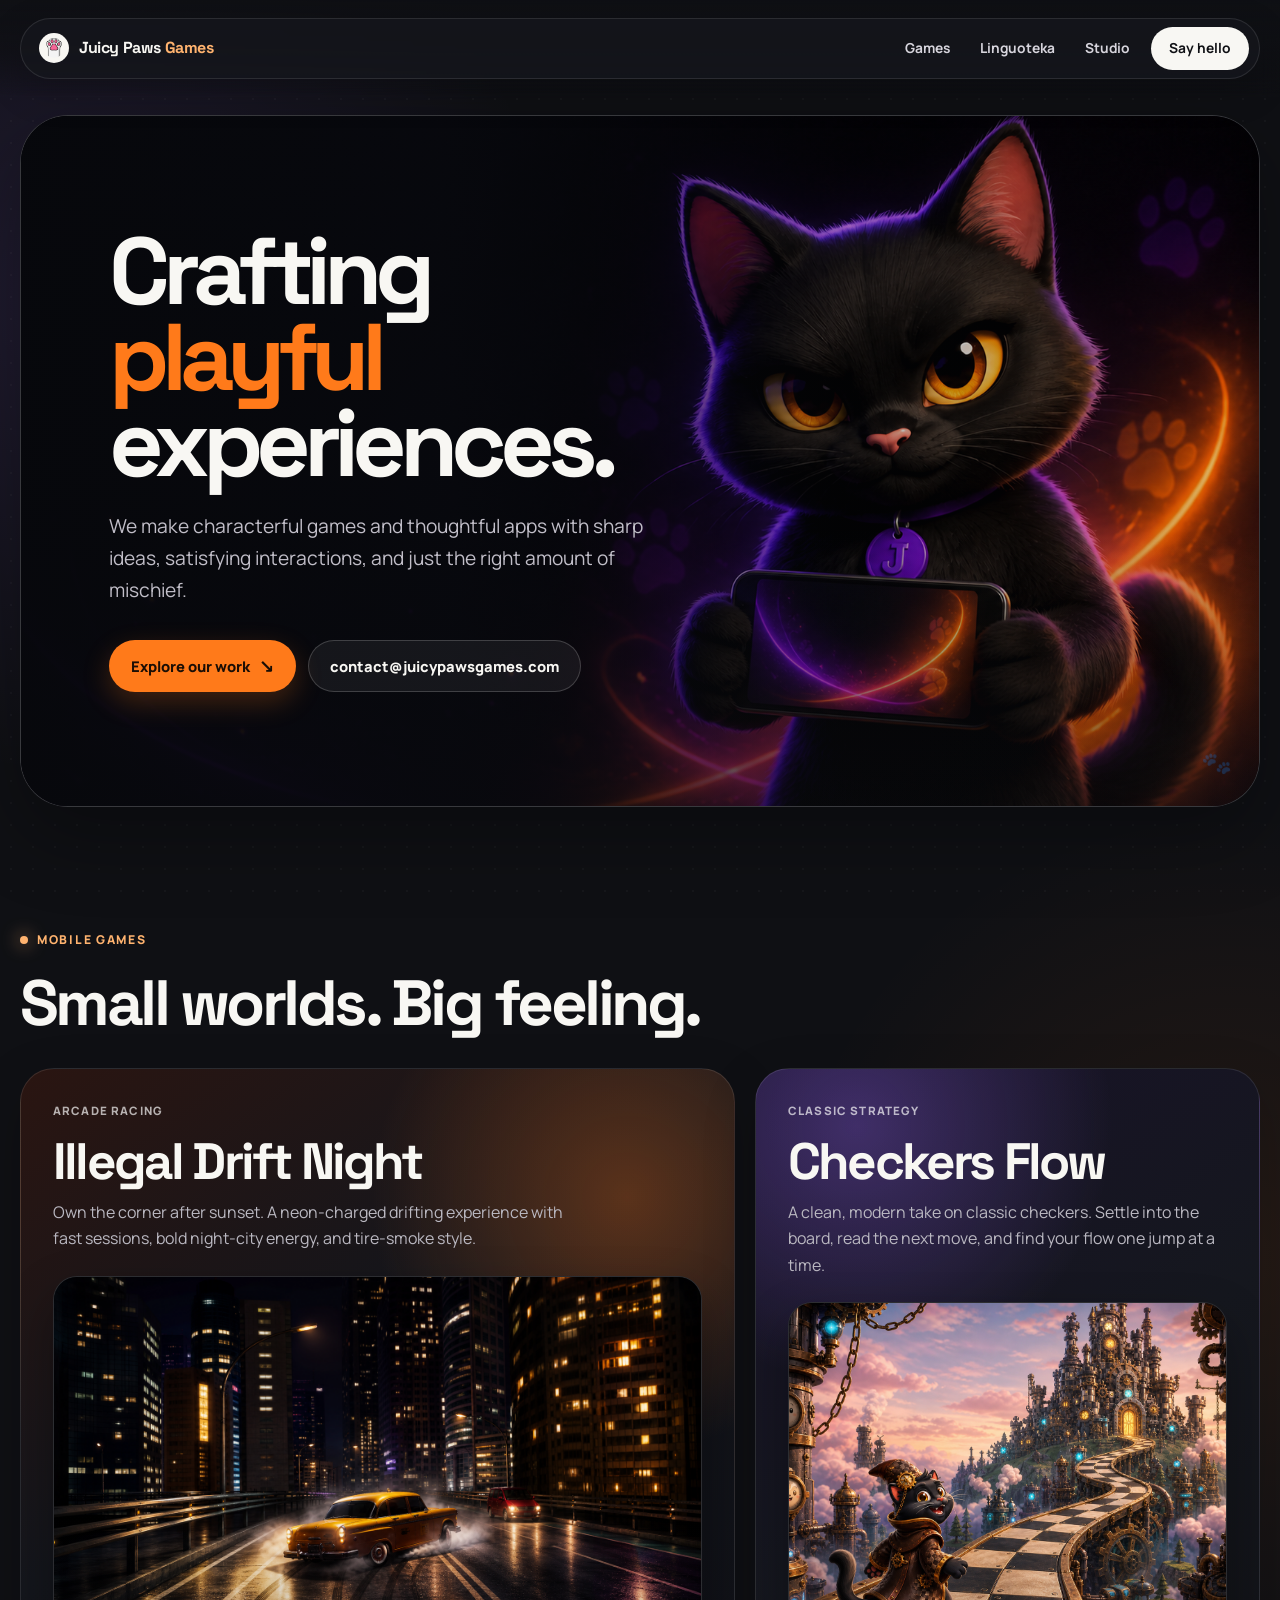
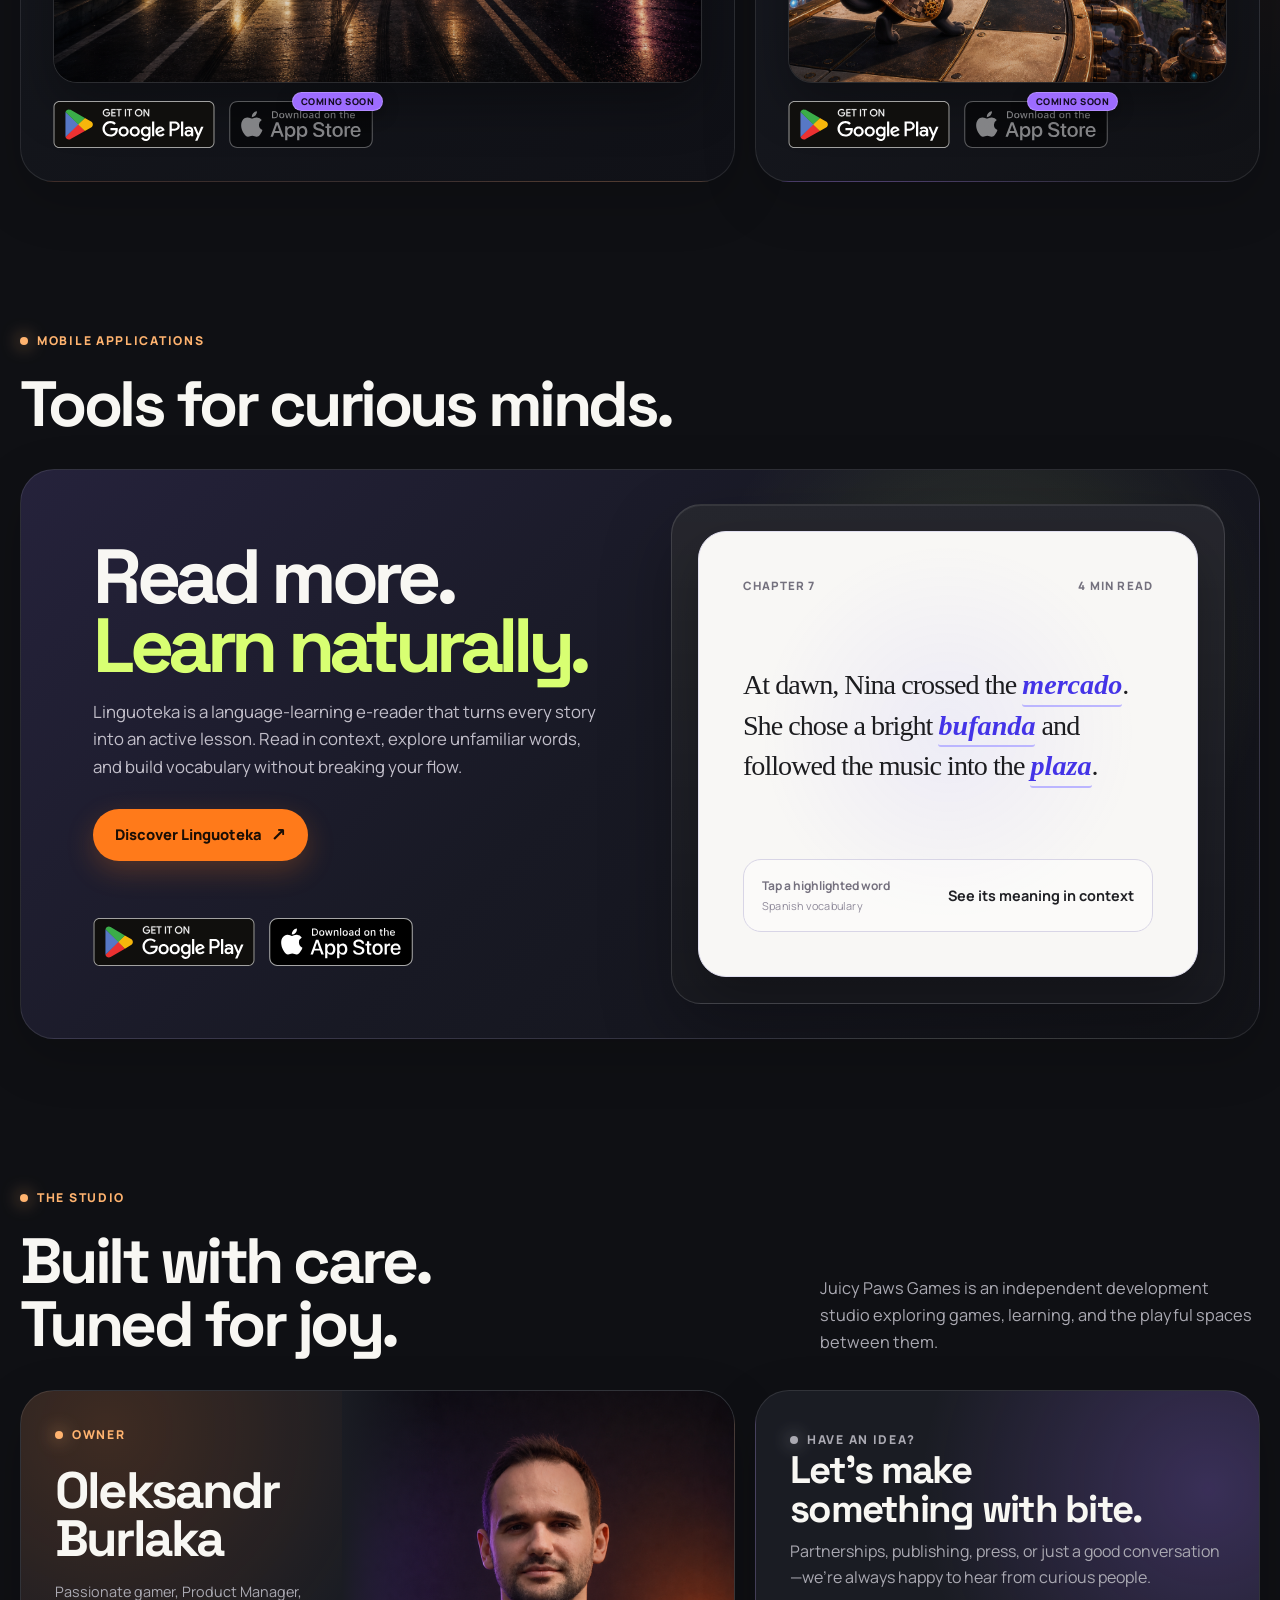
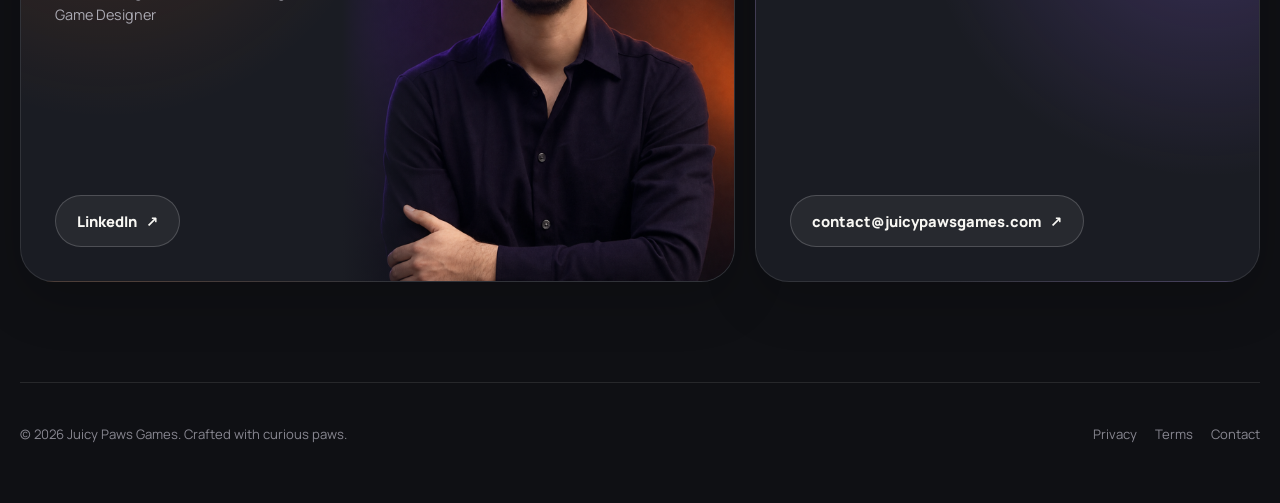
<file: index.html>
<!doctype html>
<html lang="en">
<head>
  <meta charset="utf-8">
  <meta name="viewport" content="width=device-width, initial-scale=1">
  <meta name="description" content="Juicy Paws Games crafts playful mobile games and thoughtful digital products, including Linguoteka.">
  <meta name="theme-color" content="#0F1014">
  <title>Juicy Paws Games — Crafting playful experiences</title>
  <link rel="canonical" href="https://juicypawsgames.com/">
  <link rel="icon" href="favicon.png" type="image/png">
  <link rel="preconnect" href="https://fonts.googleapis.com">
  <link rel="preconnect" href="https://fonts.gstatic.com" crossorigin>
  <link href="https://fonts.googleapis.com/css2?family=Manrope:wght@400;600;700;800&family=Space+Grotesk:wght@500;600;700&display=swap" rel="stylesheet">
  <link rel="preload" as="image" href="assets/petzel-hero-mobile-v2.png">
  <link rel="stylesheet" href="styles.css">
  <script src="script.js" defer></script>
</head>
<body>
  <a class="skip-link" href="#main-content">Skip to content</a>

  <header class="site-header">
    <div class="site-shell header-inner">
      <a class="brand" href="/" aria-label="Juicy Paws Games home">
        <img src="favicon.png" alt="" width="30" height="30">
        <strong>Juicy Paws <span>Games</span></strong>
      </a>
      <nav class="site-nav" aria-label="Primary navigation">
        <a href="#work">Games</a>
        <a href="#linguoteka">Linguoteka</a>
        <a href="#studio">Studio</a>
        <a class="nav-cta" href="#contact">Say hello</a>
      </nav>
    </div>
  </header>

  <main id="main-content">
    <section class="hero site-shell" aria-labelledby="hero-title">
      <div class="hero-card">
        <img class="hero-art" src="assets/petzel-hero-mobile-v2.png" alt="Petzel, a black cat with amber eyes, holding a mobile phone in purple and orange light" width="1672" height="941">
        <div class="hero-copy">
          <h1 id="hero-title">Crafting <em>playful</em> experiences.</h1>
          <p class="hero-lede">We make characterful games and thoughtful apps with sharp ideas, satisfying interactions, and just the right amount of mischief.</p>
          <div class="hero-actions">
            <a class="button button-primary" href="#work">Explore our work <span class="arrow" aria-hidden="true">↘</span></a>
            <a class="button button-secondary" href="mailto:contact@juicypawsgames.com">contact@juicypawsgames.com</a>
          </div>
        </div>
      </div>
    </section>

    <section class="section site-shell" id="work" aria-labelledby="work-title">
      <div class="section-heading section-heading-solo">
        <div>
          <p class="eyebrow">Mobile Games</p>
          <h2 id="work-title">Small worlds. Big feeling.</h2>
        </div>
      </div>

      <div class="bento-grid">
        <article class="bento-card game-card card-drift">
          <div class="card-kicker">
            <span>Arcade racing</span>
          </div>
          <h3>Illegal Drift Night</h3>
          <p>Own the corner after sunset. A neon-charged drifting experience with fast sessions, bold night-city energy, and tire-smoke style.</p>
          <figure class="game-visual game-art">
            <img src="assets/illegal-drift-night-card-v2.png" alt="A yellow vintage sedan drifting across a wet elevated highway at night" width="1586" height="992" loading="lazy">
          </figure>
          <div class="store-links" aria-label="Illegal Drift Night downloads">
            <a class="store-badge" href="https://play.google.com/store/apps/details?id=com.juicypawsgames.illegaldriftnight" target="_blank" rel="noopener noreferrer" aria-label="Get Illegal Drift Night on Google Play">
              <img src="assets/google-play-badge.svg" alt="Get it on Google Play" width="162" height="48">
            </a>
            <span class="store-badge is-coming-soon" aria-label="Illegal Drift Night on the App Store, coming soon" aria-disabled="true">
              <img src="assets/app-store-badge.svg" alt="Download on the App Store" width="144" height="48">
              <span class="coming-pill">Coming soon</span>
            </span>
          </div>
        </article>

        <article class="bento-card game-card card-checkers">
          <div class="card-kicker">
            <span>Classic strategy</span>
          </div>
          <h3>Checkers Flow</h3>
          <p>A clean, modern take on classic checkers. Settle into the board, read the next move, and find your flow one jump at a time.</p>
          <figure class="game-visual game-art">
            <img src="assets/checkers-flow-card-v2.png" alt="A black cat explorer beside a checkerboard road leading to a clockwork castle" width="1448" height="1086" loading="lazy">
          </figure>
          <div class="store-links" aria-label="Checkers Flow downloads">
            <a class="store-badge" href="https://play.google.com/store/apps/details?id=com.juicypawsgames.checkersflow" target="_blank" rel="noopener noreferrer" aria-label="Get Checkers Flow on Google Play">
              <img src="assets/google-play-badge.svg" alt="Get it on Google Play" width="162" height="48">
            </a>
            <span class="store-badge is-coming-soon" aria-label="Checkers Flow on the App Store, coming soon" aria-disabled="true">
              <img src="assets/app-store-badge.svg" alt="Download on the App Store" width="144" height="48">
              <span class="coming-pill">Coming soon</span>
            </span>
          </div>
        </article>
      </div>
    </section>

    <section class="section site-shell" id="linguoteka" aria-labelledby="apps-title">
      <div class="section-heading section-heading-solo">
        <div>
          <p class="eyebrow">Mobile applications</p>
          <h2 id="apps-title">Tools for curious minds.</h2>
        </div>
      </div>
      <article class="bento-card linguoteka-card">
        <div class="linguoteka-copy">
          <h2 id="linguoteka-title">Read more. <span>Learn naturally.</span></h2>
          <p>Linguoteka is a language-learning e-reader that turns every story into an active lesson. Read in context, explore unfamiliar words, and build vocabulary without breaking your flow.</p>
          <div class="card-actions linguoteka-actions">
            <a class="button button-primary" href="https://linguoteka.juicypawsgames.com/">Discover Linguoteka <span class="arrow" aria-hidden="true">↗</span></a>
          </div>
          <div class="store-links" aria-label="Linguoteka downloads">
            <a class="store-badge" href="https://play.google.com/store/apps/details?id=com.juicypawsgames.linguoteka" target="_blank" rel="noopener noreferrer" aria-label="Get Linguoteka on Google Play">
              <img src="assets/google-play-badge.svg" alt="Get it on Google Play" width="162" height="48">
            </a>
            <a class="store-badge" href="https://apps.apple.com/pl/app/linguoteka/id6803220590?l=pl" target="_blank" rel="noopener noreferrer" aria-label="Download Linguoteka on the App Store">
              <img src="assets/app-store-badge.svg" alt="Download on the App Store" width="144" height="48">
            </a>
          </div>
        </div>

        <div class="linguoteka-visual" aria-label="Example of the Linguoteka reading experience">
          <div class="app-reader">
            <div class="reader-meta">
              <span>Chapter 7</span>
              <span>4 min read</span>
            </div>
            <p class="reader-copy">At dawn, Nina crossed the <button class="reader-word" type="button" lang="es" data-word="mercado" data-translation="market" data-transcription="/meɾˈkaðo/" aria-pressed="false">mercado</button>. She chose a bright <button class="reader-word" type="button" lang="es" data-word="bufanda" data-translation="scarf" data-transcription="/buˈfanda/" aria-pressed="false">bufanda</button> and followed the music into the <button class="reader-word" type="button" lang="es" data-word="plaza" data-translation="square" data-transcription="/ˈplasa/" aria-pressed="false">plaza</button>.</p>
            <div class="reader-lookup" id="reader-lookup" aria-live="polite" aria-atomic="true">
              <span class="lookup-term">
                <span class="lookup-word" id="lookup-word">Tap a highlighted word</span>
                <span class="lookup-transcription" id="lookup-transcription">Spanish vocabulary</span>
              </span>
              <strong class="lookup-translation" id="lookup-translation">See its meaning in context</strong>
            </div>
          </div>
        </div>
      </article>
    </section>

    <section class="section site-shell" id="studio" aria-labelledby="studio-title">
      <div class="section-heading">
        <div>
          <p class="eyebrow">The studio</p>
          <h2 id="studio-title">Built with care. Tuned for joy.</h2>
        </div>
        <p class="section-intro">Juicy Paws Games is an independent development studio exploring games, learning, and the playful spaces between them.</p>
      </div>
      <div class="bento-grid">
        <article class="bento-card owner-card">
          <div class="owner-copy">
            <p class="eyebrow">Owner</p>
            <h3>Oleksandr Burlaka</h3>
            <p class="owner-role">Passionate gamer, Product Manager, Game Designer</p>
            <a class="button button-secondary owner-link" href="https://www.linkedin.com/in/oleksandr-burlaka/" target="_blank" rel="noopener noreferrer">LinkedIn <span aria-hidden="true">↗</span></a>
          </div>
          <figure class="owner-portrait">
            <img src="assets/oleksandr-burlaka-owner-v2.png" alt="Portrait of Oleksandr Burlaka, owner of Juicy Paws Games" width="1122" height="1402" loading="lazy">
          </figure>
        </article>
        <article class="bento-card contact-card" id="contact">
          <div>
            <p class="eyebrow">Have an idea?</p>
            <h3>Let’s make something with bite.</h3>
            <p>Partnerships, publishing, press, or just a good conversation—we’re always happy to hear from curious people.</p>
          </div>
          <a class="button button-secondary" href="mailto:contact@juicypawsgames.com">contact@juicypawsgames.com <span aria-hidden="true">↗</span></a>
        </article>
      </div>
    </section>
  </main>

  <footer class="site-footer">
    <div class="site-shell footer-inner">
      <p>© 2026 Juicy Paws Games. Crafted with curious paws.</p>
      <nav class="footer-links" aria-label="Legal navigation">
        <a href="privacy.html">Privacy</a>
        <a href="terms.html">Terms</a>
        <a href="mailto:contact@juicypawsgames.com">Contact</a>
      </nav>
    </div>
  </footer>
</body>
</html>
</file>
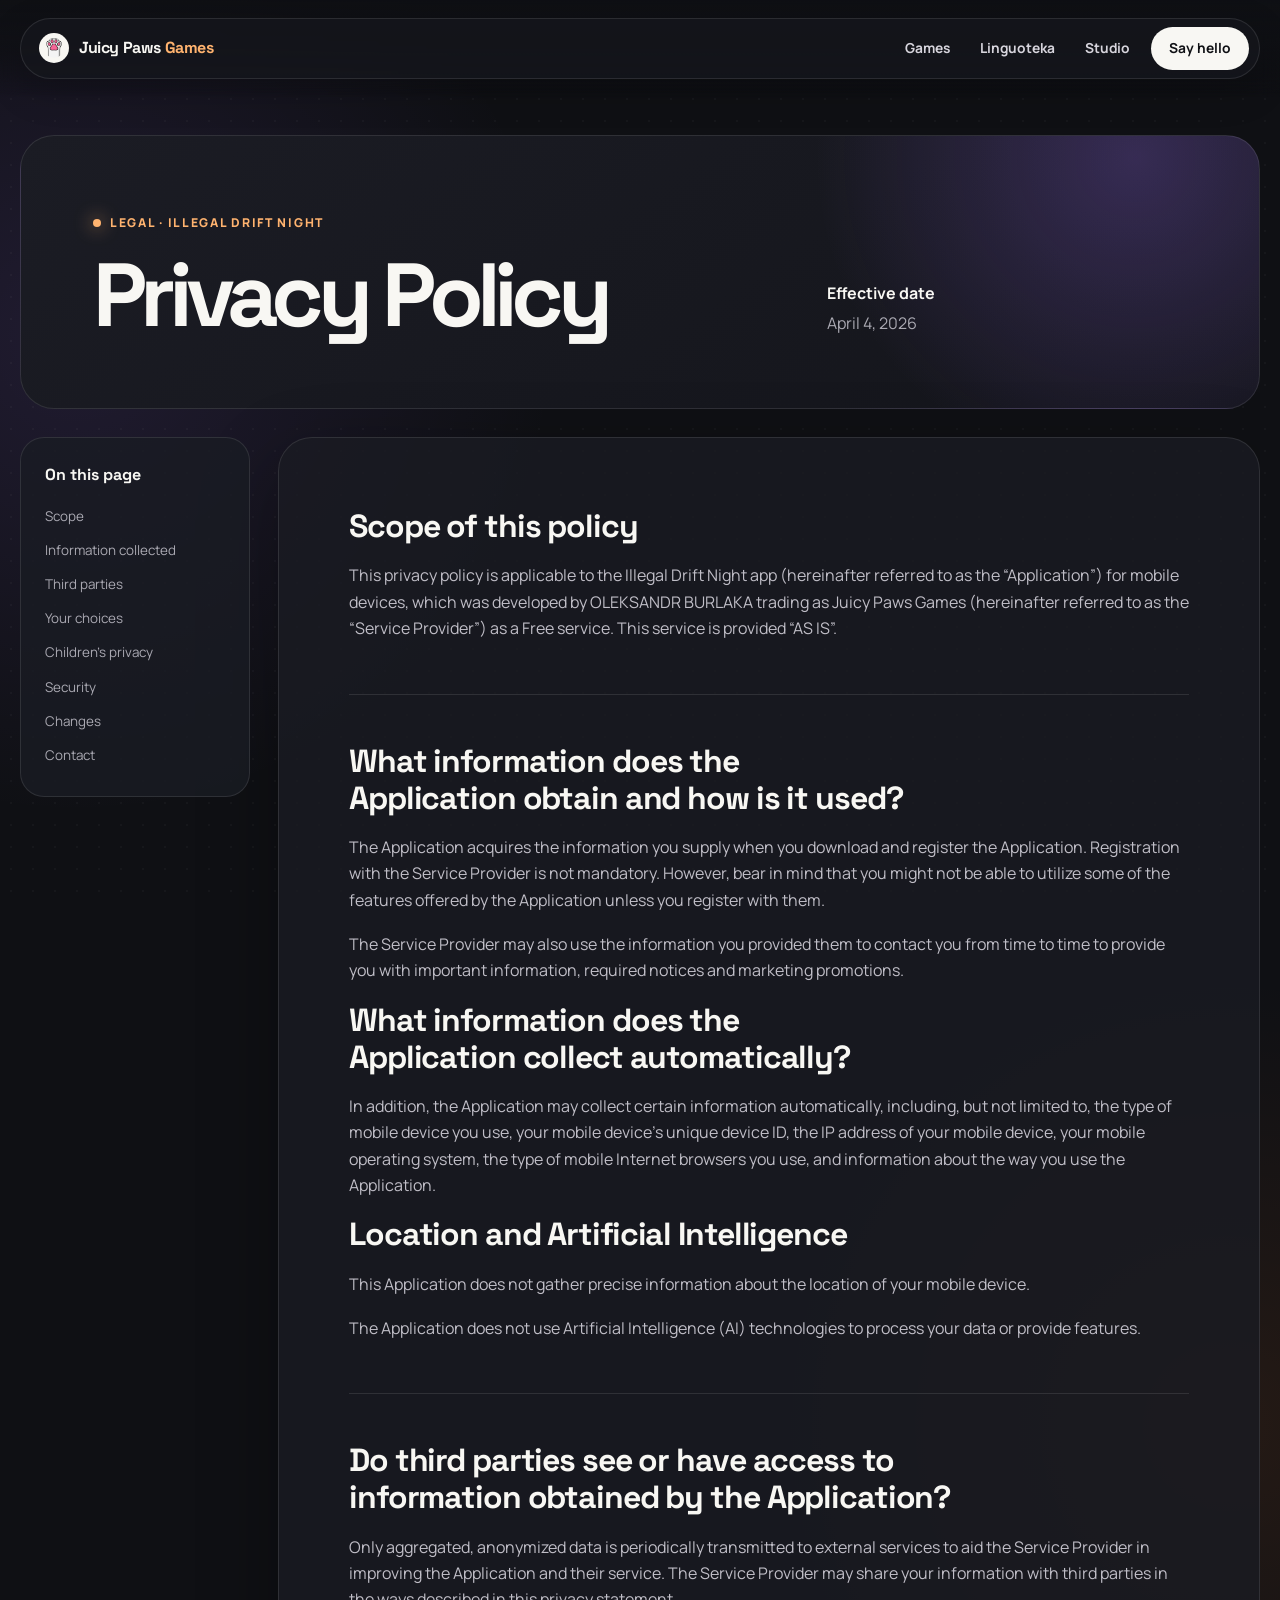
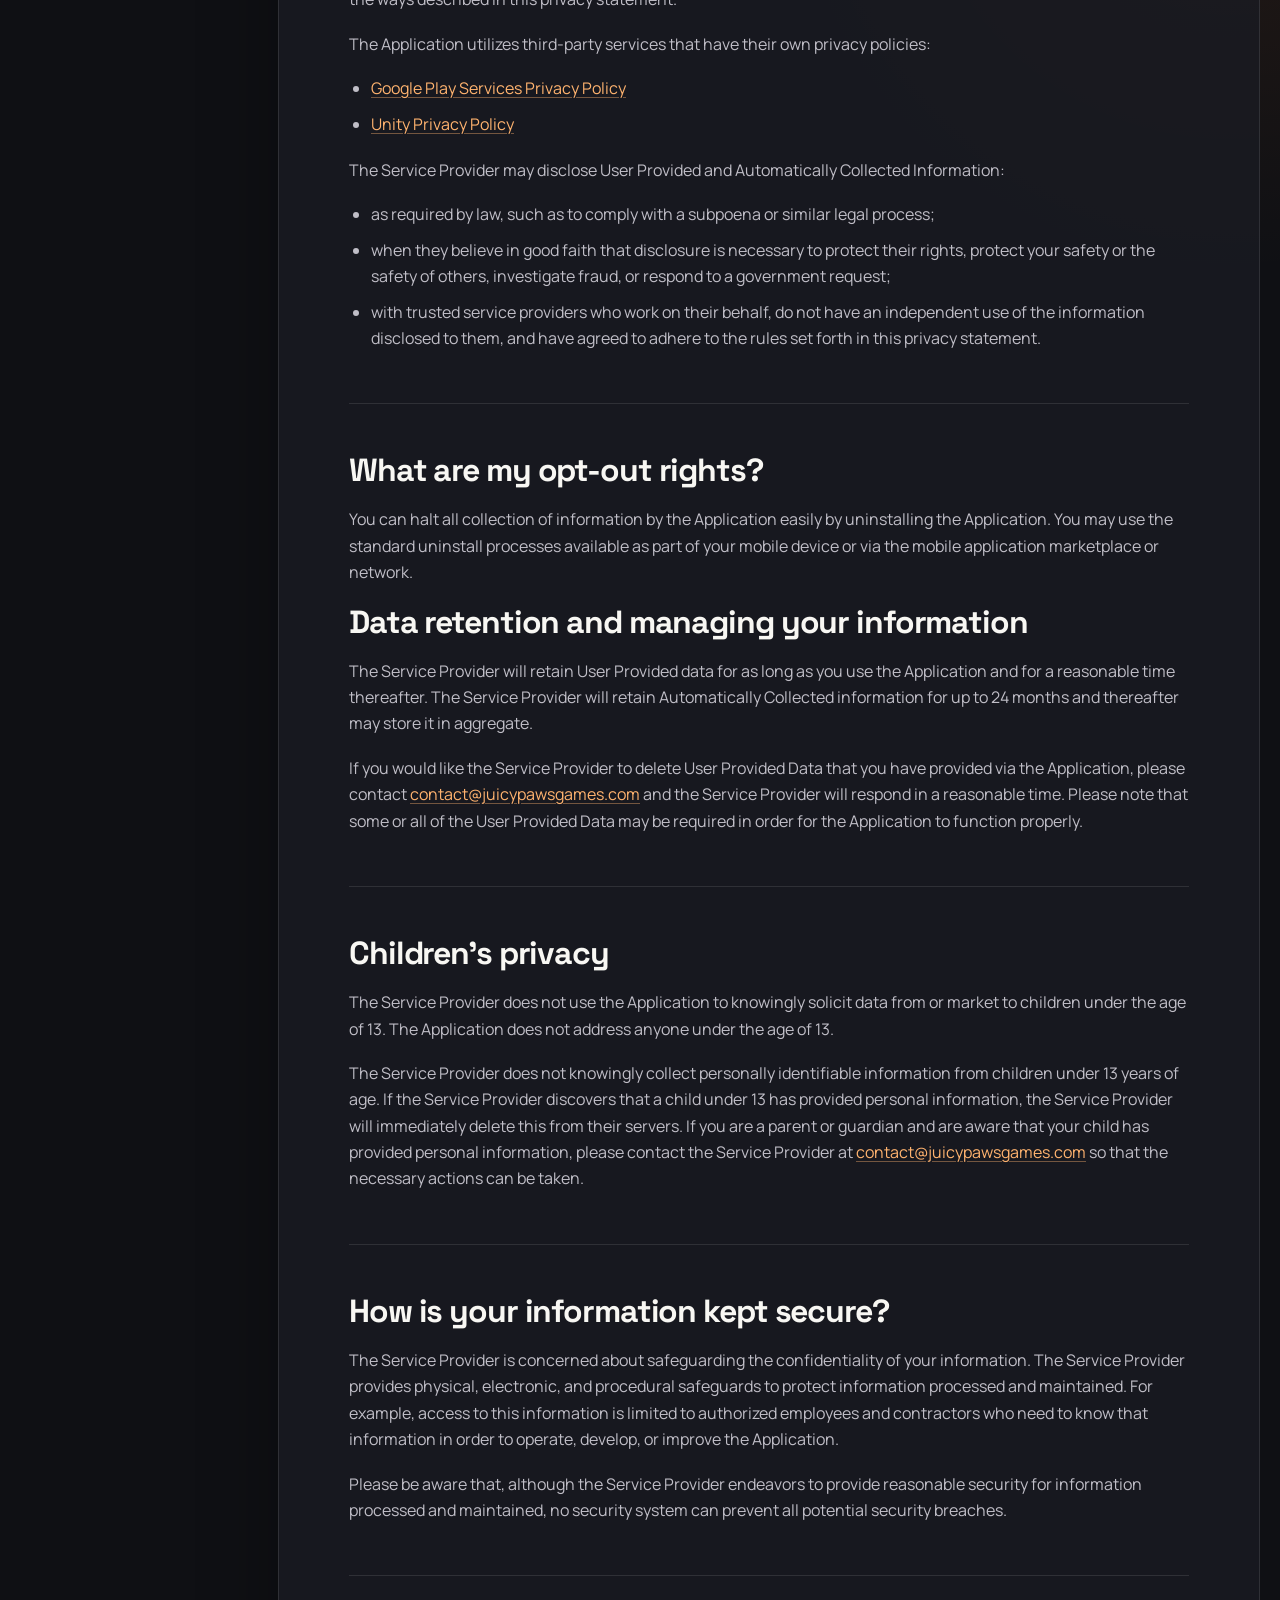
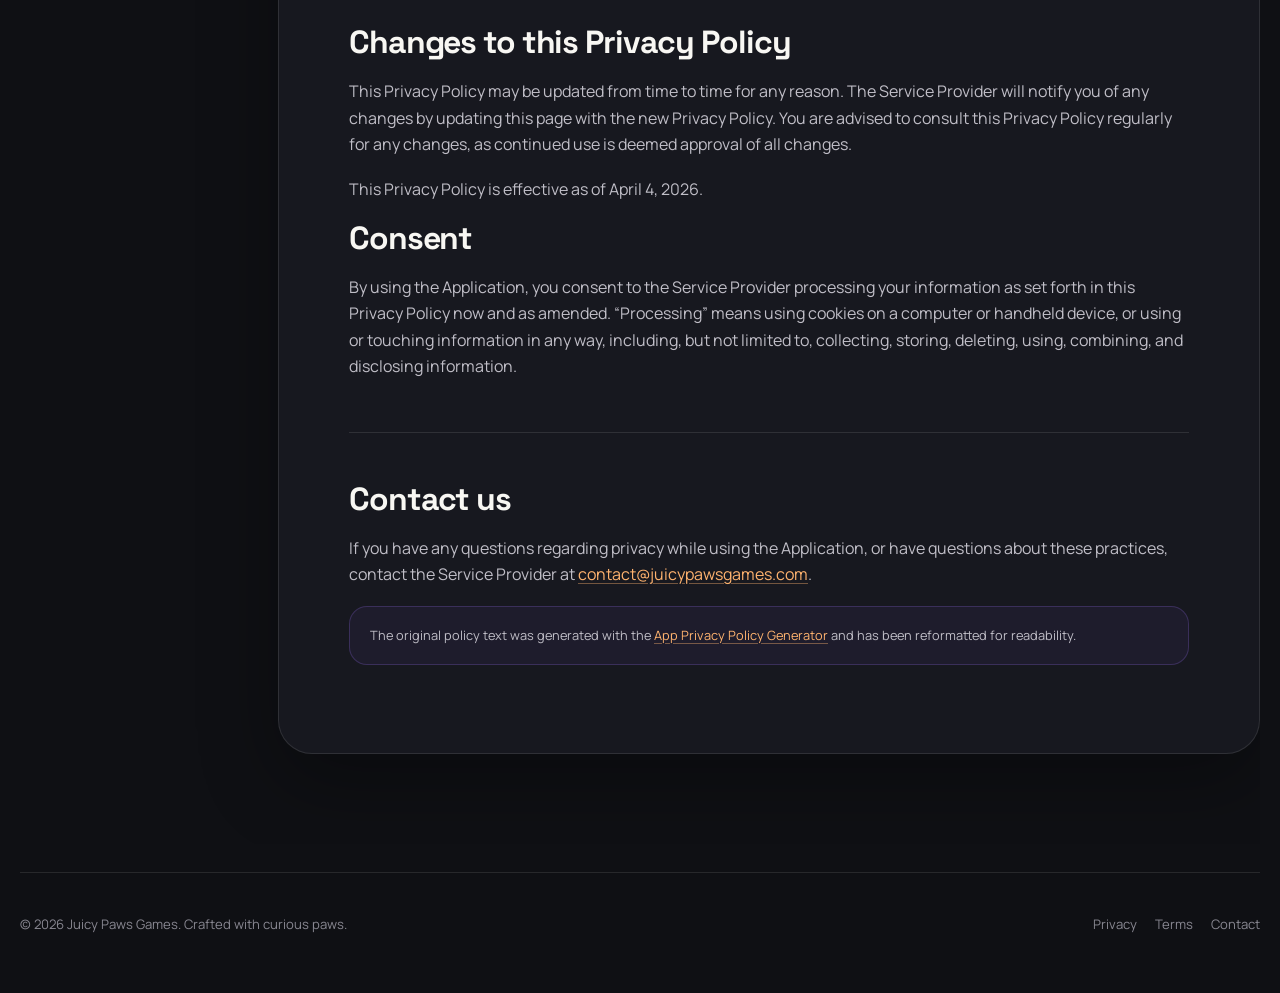
<file: privacy.html>
<!doctype html>
<html lang="en">
<head>
  <meta charset="utf-8">
  <meta name="viewport" content="width=device-width, initial-scale=1">
  <meta name="description" content="Privacy Policy for Illegal Drift Night by Juicy Paws Games.">
  <meta name="theme-color" content="#0F1014">
  <title>Privacy Policy — Juicy Paws Games</title>
  <link rel="canonical" href="https://juicypawsgames.com/privacy.html">
  <link rel="icon" href="favicon.png" type="image/png">
  <link rel="preconnect" href="https://fonts.googleapis.com">
  <link rel="preconnect" href="https://fonts.gstatic.com" crossorigin>
  <link href="https://fonts.googleapis.com/css2?family=Manrope:wght@400;600;700;800&family=Space+Grotesk:wght@500;600;700&display=swap" rel="stylesheet">
  <link rel="stylesheet" href="styles.css">
</head>
<body>
  <a class="skip-link" href="#main-content">Skip to content</a>
  <header class="site-header">
    <div class="site-shell header-inner">
      <a class="brand" href="/" aria-label="Juicy Paws Games home">
        <img src="favicon.png" alt="" width="30" height="30">
        <strong>Juicy Paws <span>Games</span></strong>
      </a>
      <nav class="site-nav" aria-label="Primary navigation">
        <a href="/#work">Games</a>
        <a href="/#linguoteka">Linguoteka</a>
        <a href="/#studio">Studio</a>
        <a class="nav-cta" href="/#contact">Say hello</a>
      </nav>
    </div>
  </header>

  <main class="legal-main site-shell" id="main-content">
    <header class="legal-hero">
      <div>
        <p class="eyebrow">Legal · Illegal Drift Night</p>
        <h1>Privacy Policy</h1>
      </div>
      <p class="legal-meta"><strong>Effective date</strong>April 4, 2026</p>
    </header>

    <div class="legal-layout">
      <aside class="legal-toc" aria-label="On this page">
        <strong>On this page</strong>
        <a href="#scope">Scope</a>
        <a href="#information">Information collected</a>
        <a href="#third-parties">Third parties</a>
        <a href="#choices">Your choices</a>
        <a href="#children">Children’s privacy</a>
        <a href="#security">Security</a>
        <a href="#changes">Changes</a>
        <a href="#contact">Contact</a>
      </aside>

      <article class="legal-document">
        <section id="scope">
          <h2>Scope of this policy</h2>
          <p>This privacy policy is applicable to the Illegal Drift Night app (hereinafter referred to as the “Application”) for mobile devices, which was developed by OLEKSANDR BURLAKA trading as Juicy Paws Games (hereinafter referred to as the “Service Provider”) as a Free service. This service is provided “AS IS”.</p>
        </section>

        <section id="information">
          <h2>What information does the Application obtain and how is it used?</h2>
          <p>The Application acquires the information you supply when you download and register the Application. Registration with the Service Provider is not mandatory. However, bear in mind that you might not be able to utilize some of the features offered by the Application unless you register with them.</p>
          <p>The Service Provider may also use the information you provided them to contact you from time to time to provide you with important information, required notices and marketing promotions.</p>

          <h2>What information does the Application collect automatically?</h2>
          <p>In addition, the Application may collect certain information automatically, including, but not limited to, the type of mobile device you use, your mobile device’s unique device ID, the IP address of your mobile device, your mobile operating system, the type of mobile Internet browsers you use, and information about the way you use the Application.</p>

          <h2>Location and Artificial Intelligence</h2>
          <p>This Application does not gather precise information about the location of your mobile device.</p>
          <p>The Application does not use Artificial Intelligence (AI) technologies to process your data or provide features.</p>
        </section>

        <section id="third-parties">
          <h2>Do third parties see or have access to information obtained by the Application?</h2>
          <p>Only aggregated, anonymized data is periodically transmitted to external services to aid the Service Provider in improving the Application and their service. The Service Provider may share your information with third parties in the ways described in this privacy statement.</p>
          <p>The Application utilizes third-party services that have their own privacy policies:</p>
          <ul>
            <li><a href="https://www.google.com/policies/privacy/" target="_blank" rel="noopener noreferrer">Google Play Services Privacy Policy</a></li>
            <li><a href="https://unity.com/legal/privacy-policy" target="_blank" rel="noopener noreferrer">Unity Privacy Policy</a></li>
          </ul>
          <p>The Service Provider may disclose User Provided and Automatically Collected Information:</p>
          <ul>
            <li>as required by law, such as to comply with a subpoena or similar legal process;</li>
            <li>when they believe in good faith that disclosure is necessary to protect their rights, protect your safety or the safety of others, investigate fraud, or respond to a government request;</li>
            <li>with trusted service providers who work on their behalf, do not have an independent use of the information disclosed to them, and have agreed to adhere to the rules set forth in this privacy statement.</li>
          </ul>
        </section>

        <section id="choices">
          <h2>What are my opt-out rights?</h2>
          <p>You can halt all collection of information by the Application easily by uninstalling the Application. You may use the standard uninstall processes available as part of your mobile device or via the mobile application marketplace or network.</p>

          <h2>Data retention and managing your information</h2>
          <p>The Service Provider will retain User Provided data for as long as you use the Application and for a reasonable time thereafter. The Service Provider will retain Automatically Collected information for up to 24 months and thereafter may store it in aggregate.</p>
          <p>If you would like the Service Provider to delete User Provided Data that you have provided via the Application, please contact <a href="mailto:contact@juicypawsgames.com">contact@juicypawsgames.com</a> and the Service Provider will respond in a reasonable time. Please note that some or all of the User Provided Data may be required in order for the Application to function properly.</p>
        </section>

        <section id="children">
          <h2>Children’s privacy</h2>
          <p>The Service Provider does not use the Application to knowingly solicit data from or market to children under the age of 13. The Application does not address anyone under the age of 13.</p>
          <p>The Service Provider does not knowingly collect personally identifiable information from children under 13 years of age. If the Service Provider discovers that a child under 13 has provided personal information, the Service Provider will immediately delete this from their servers. If you are a parent or guardian and are aware that your child has provided personal information, please contact the Service Provider at <a href="mailto:contact@juicypawsgames.com">contact@juicypawsgames.com</a> so that the necessary actions can be taken.</p>
        </section>

        <section id="security">
          <h2>How is your information kept secure?</h2>
          <p>The Service Provider is concerned about safeguarding the confidentiality of your information. The Service Provider provides physical, electronic, and procedural safeguards to protect information processed and maintained. For example, access to this information is limited to authorized employees and contractors who need to know that information in order to operate, develop, or improve the Application.</p>
          <p>Please be aware that, although the Service Provider endeavors to provide reasonable security for information processed and maintained, no security system can prevent all potential security breaches.</p>
        </section>

        <section id="changes">
          <h2>Changes to this Privacy Policy</h2>
          <p>This Privacy Policy may be updated from time to time for any reason. The Service Provider will notify you of any changes by updating this page with the new Privacy Policy. You are advised to consult this Privacy Policy regularly for any changes, as continued use is deemed approval of all changes.</p>
          <p>This Privacy Policy is effective as of April 4, 2026.</p>

          <h2>Consent</h2>
          <p>By using the Application, you consent to the Service Provider processing your information as set forth in this Privacy Policy now and as amended. “Processing” means using cookies on a computer or handheld device, or using or touching information in any way, including, but not limited to, collecting, storing, deleting, using, combining, and disclosing information.</p>
        </section>

        <section id="contact">
          <h2>Contact us</h2>
          <p>If you have any questions regarding privacy while using the Application, or have questions about these practices, contact the Service Provider at <a href="mailto:contact@juicypawsgames.com">contact@juicypawsgames.com</a>.</p>
        </section>

        <p class="legal-note">The original policy text was generated with the <a href="https://app-privacy-policy-generator.nisrulz.com/" target="_blank" rel="noopener noreferrer">App Privacy Policy Generator</a> and has been reformatted for readability.</p>
      </article>
    </div>
  </main>

  <footer class="site-footer">
    <div class="site-shell footer-inner">
      <p>© 2026 Juicy Paws Games. Crafted with curious paws.</p>
      <nav class="footer-links" aria-label="Legal navigation">
        <a href="privacy.html" aria-current="page">Privacy</a>
        <a href="terms.html">Terms</a>
        <a href="mailto:contact@juicypawsgames.com">Contact</a>
      </nav>
    </div>
  </footer>
</body>
</html>
</file>
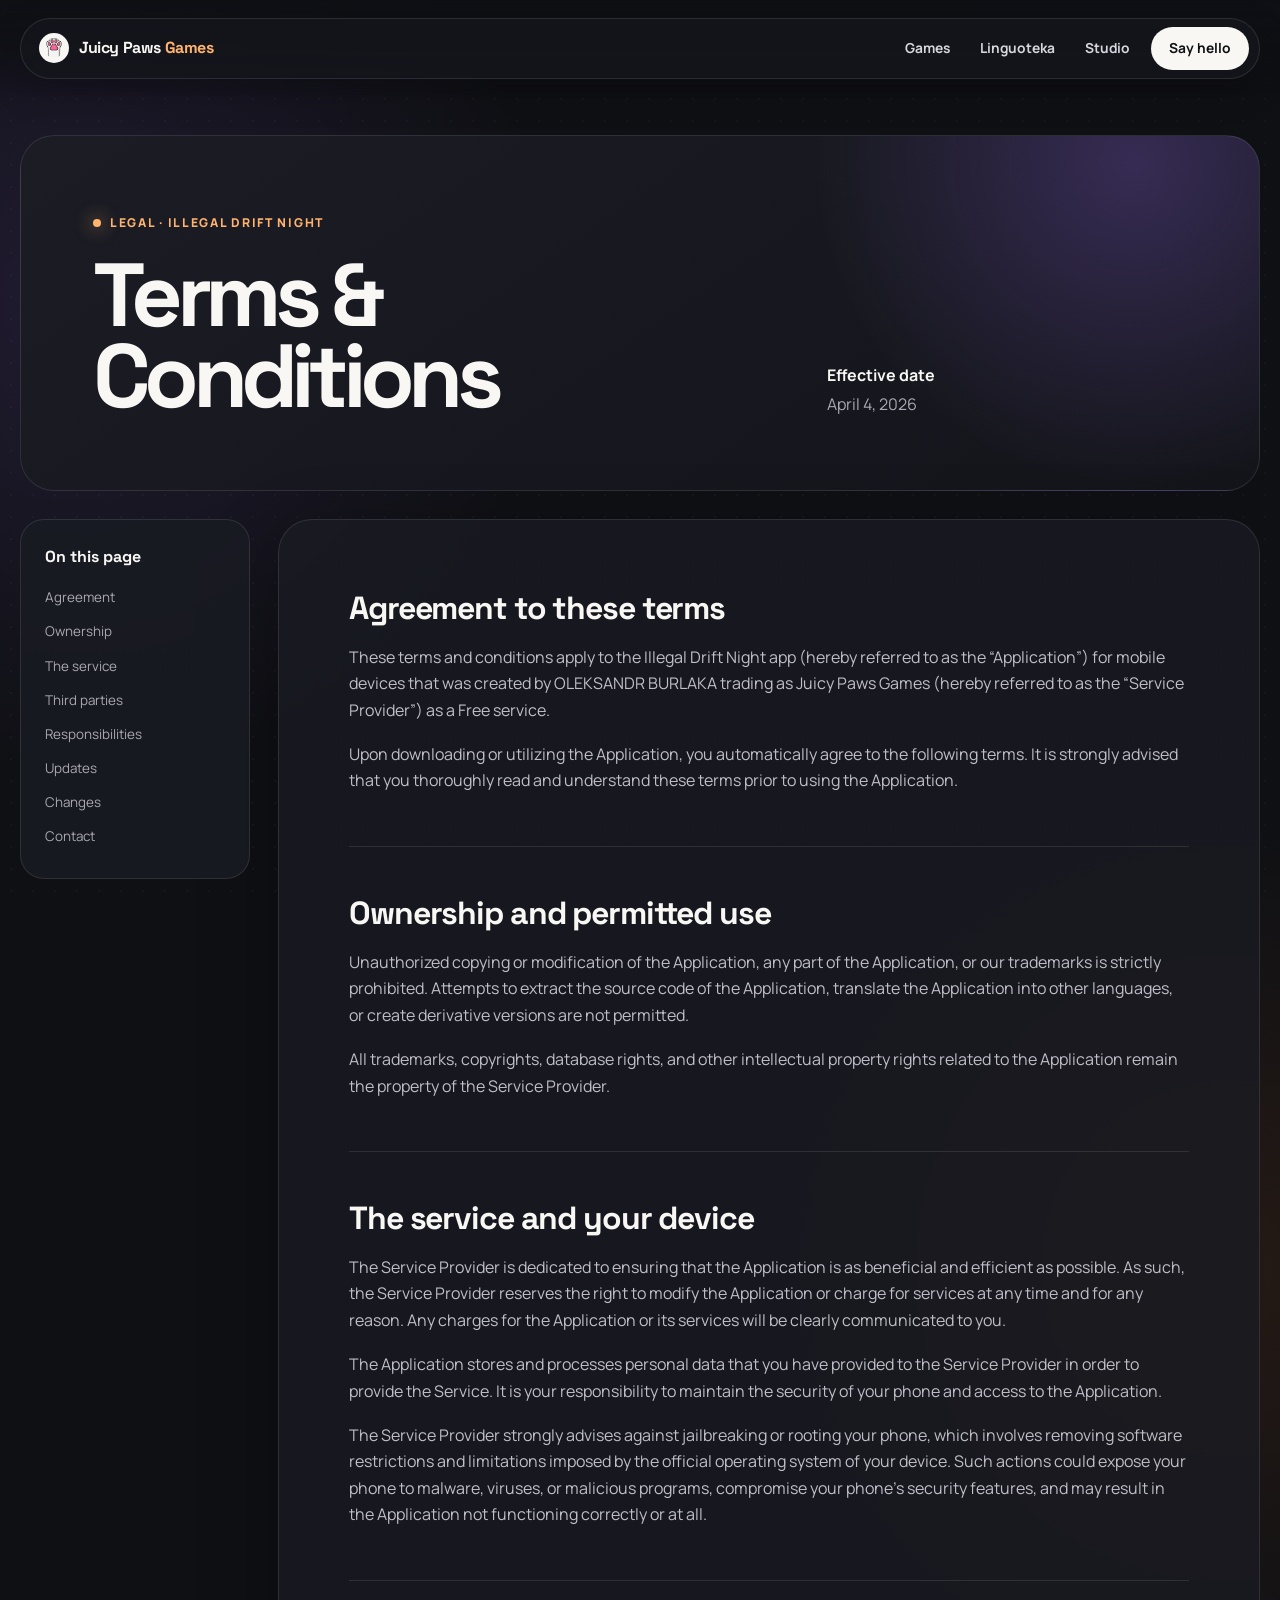
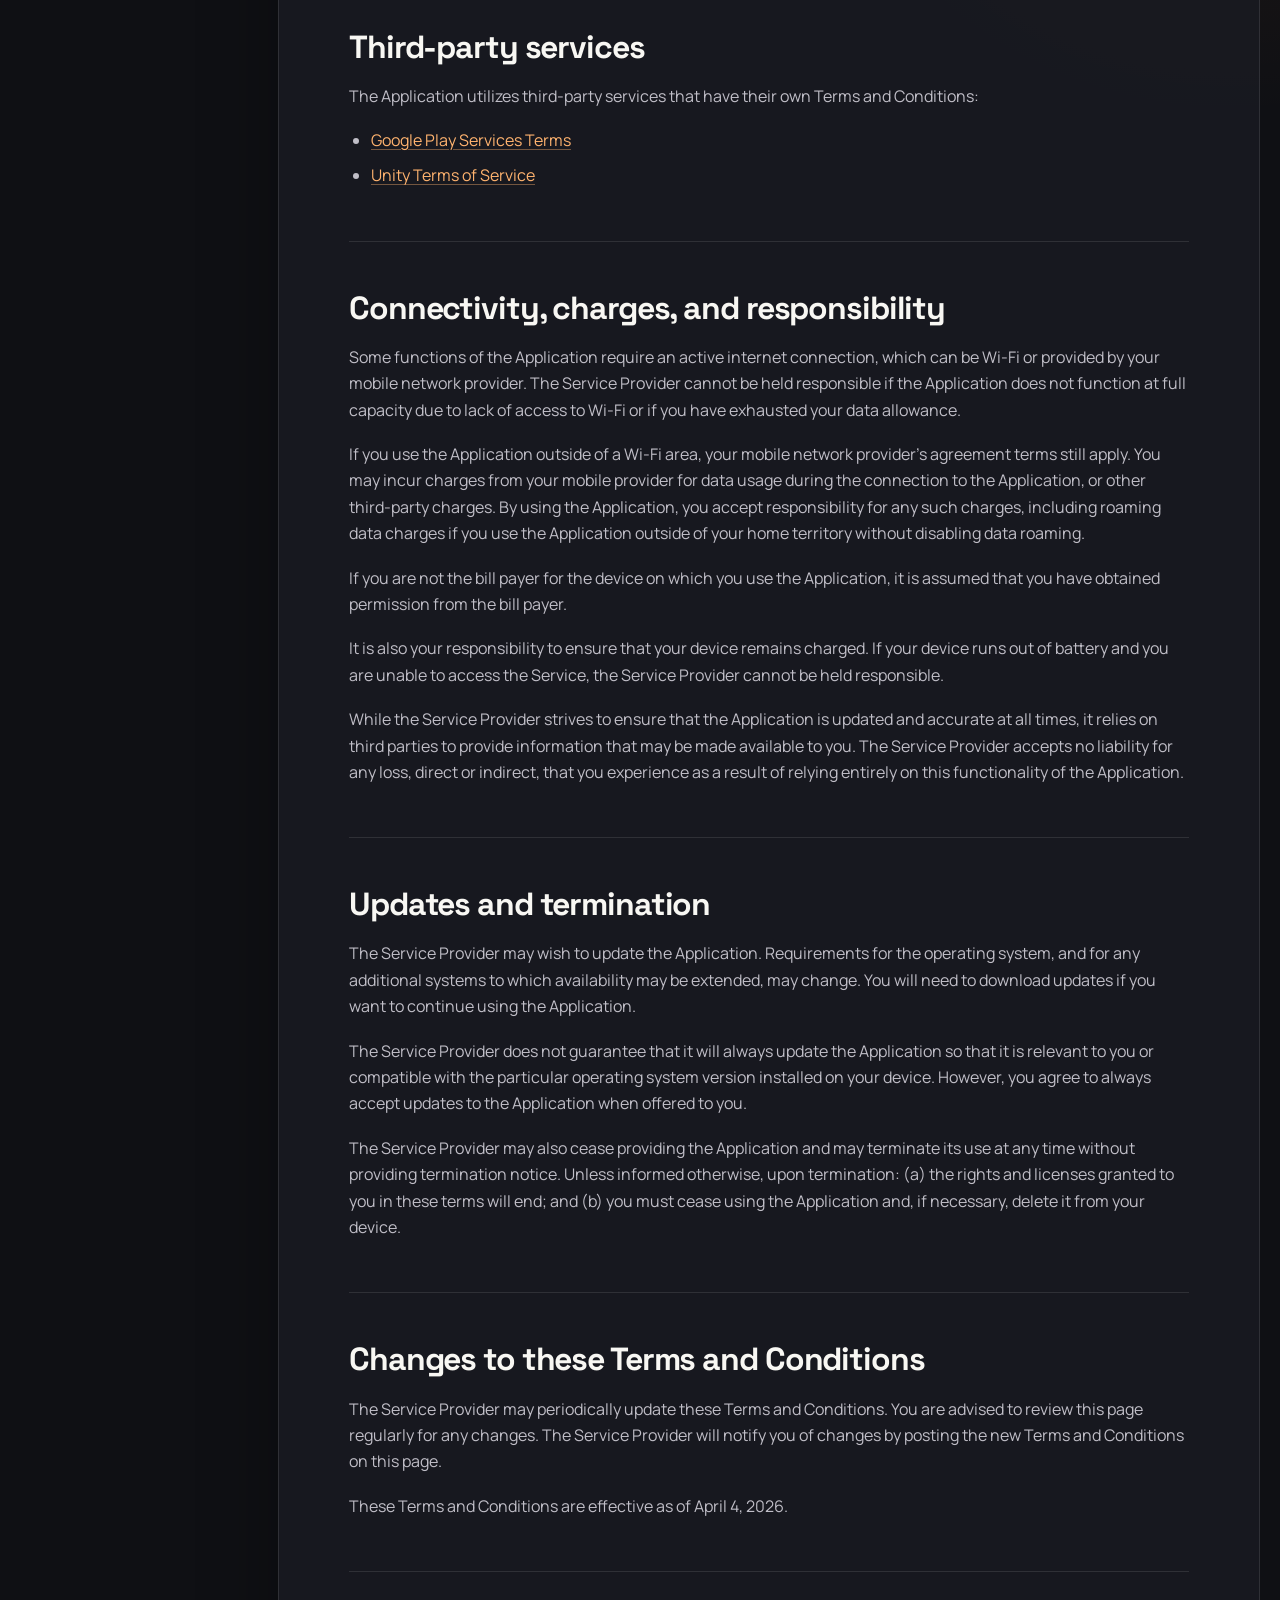
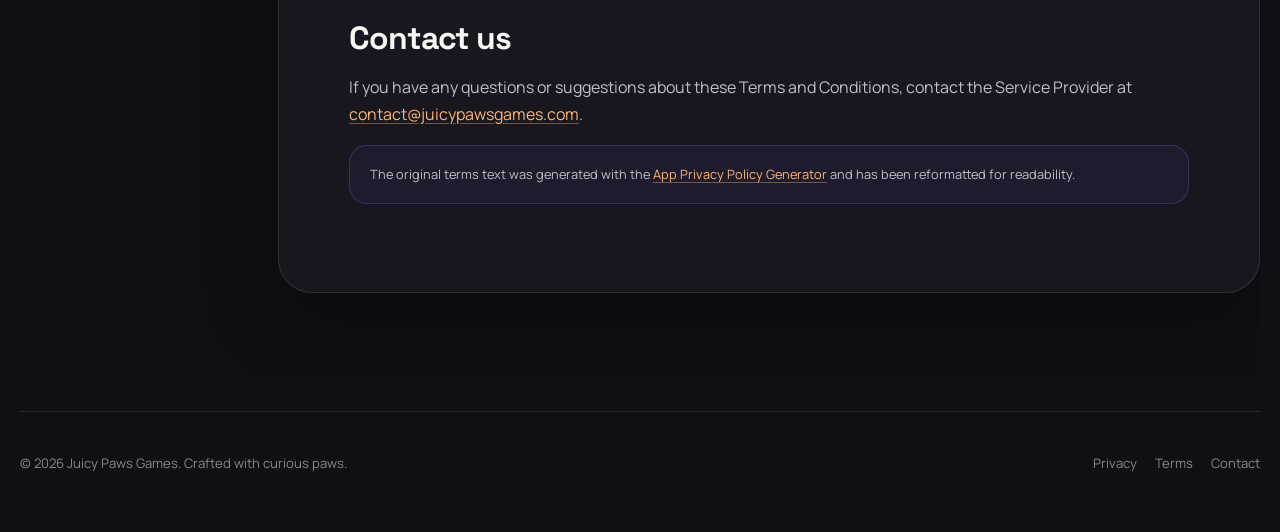
<file: terms.html>
<!doctype html>
<html lang="en">
<head>
  <meta charset="utf-8">
  <meta name="viewport" content="width=device-width, initial-scale=1">
  <meta name="description" content="Terms and Conditions for Illegal Drift Night by Juicy Paws Games.">
  <meta name="theme-color" content="#0F1014">
  <title>Terms &amp; Conditions — Juicy Paws Games</title>
  <link rel="canonical" href="https://juicypawsgames.com/terms.html">
  <link rel="icon" href="favicon.png" type="image/png">
  <link rel="preconnect" href="https://fonts.googleapis.com">
  <link rel="preconnect" href="https://fonts.gstatic.com" crossorigin>
  <link href="https://fonts.googleapis.com/css2?family=Manrope:wght@400;600;700;800&family=Space+Grotesk:wght@500;600;700&display=swap" rel="stylesheet">
  <link rel="stylesheet" href="styles.css">
</head>
<body>
  <a class="skip-link" href="#main-content">Skip to content</a>
  <header class="site-header">
    <div class="site-shell header-inner">
      <a class="brand" href="/" aria-label="Juicy Paws Games home">
        <img src="favicon.png" alt="" width="30" height="30">
        <strong>Juicy Paws <span>Games</span></strong>
      </a>
      <nav class="site-nav" aria-label="Primary navigation">
        <a href="/#work">Games</a>
        <a href="/#linguoteka">Linguoteka</a>
        <a href="/#studio">Studio</a>
        <a class="nav-cta" href="/#contact">Say hello</a>
      </nav>
    </div>
  </header>

  <main class="legal-main site-shell" id="main-content">
    <header class="legal-hero">
      <div>
        <p class="eyebrow">Legal · Illegal Drift Night</p>
        <h1>Terms &amp; Conditions</h1>
      </div>
      <p class="legal-meta"><strong>Effective date</strong>April 4, 2026</p>
    </header>

    <div class="legal-layout">
      <aside class="legal-toc" aria-label="On this page">
        <strong>On this page</strong>
        <a href="#agreement">Agreement</a>
        <a href="#ownership">Ownership</a>
        <a href="#service">The service</a>
        <a href="#third-parties">Third parties</a>
        <a href="#responsibility">Responsibilities</a>
        <a href="#updates">Updates</a>
        <a href="#changes">Changes</a>
        <a href="#contact">Contact</a>
      </aside>

      <article class="legal-document">
        <section id="agreement">
          <h2>Agreement to these terms</h2>
          <p>These terms and conditions apply to the Illegal Drift Night app (hereby referred to as the “Application”) for mobile devices that was created by OLEKSANDR BURLAKA trading as Juicy Paws Games (hereby referred to as the “Service Provider”) as a Free service.</p>
          <p>Upon downloading or utilizing the Application, you automatically agree to the following terms. It is strongly advised that you thoroughly read and understand these terms prior to using the Application.</p>
        </section>

        <section id="ownership">
          <h2>Ownership and permitted use</h2>
          <p>Unauthorized copying or modification of the Application, any part of the Application, or our trademarks is strictly prohibited. Attempts to extract the source code of the Application, translate the Application into other languages, or create derivative versions are not permitted.</p>
          <p>All trademarks, copyrights, database rights, and other intellectual property rights related to the Application remain the property of the Service Provider.</p>
        </section>

        <section id="service">
          <h2>The service and your device</h2>
          <p>The Service Provider is dedicated to ensuring that the Application is as beneficial and efficient as possible. As such, the Service Provider reserves the right to modify the Application or charge for services at any time and for any reason. Any charges for the Application or its services will be clearly communicated to you.</p>
          <p>The Application stores and processes personal data that you have provided to the Service Provider in order to provide the Service. It is your responsibility to maintain the security of your phone and access to the Application.</p>
          <p>The Service Provider strongly advises against jailbreaking or rooting your phone, which involves removing software restrictions and limitations imposed by the official operating system of your device. Such actions could expose your phone to malware, viruses, or malicious programs, compromise your phone’s security features, and may result in the Application not functioning correctly or at all.</p>
        </section>

        <section id="third-parties">
          <h2>Third-party services</h2>
          <p>The Application utilizes third-party services that have their own Terms and Conditions:</p>
          <ul>
            <li><a href="https://policies.google.com/terms" target="_blank" rel="noopener noreferrer">Google Play Services Terms</a></li>
            <li><a href="https://unity.com/legal/terms-of-service" target="_blank" rel="noopener noreferrer">Unity Terms of Service</a></li>
          </ul>
        </section>

        <section id="responsibility">
          <h2>Connectivity, charges, and responsibility</h2>
          <p>Some functions of the Application require an active internet connection, which can be Wi-Fi or provided by your mobile network provider. The Service Provider cannot be held responsible if the Application does not function at full capacity due to lack of access to Wi-Fi or if you have exhausted your data allowance.</p>
          <p>If you use the Application outside of a Wi-Fi area, your mobile network provider’s agreement terms still apply. You may incur charges from your mobile provider for data usage during the connection to the Application, or other third-party charges. By using the Application, you accept responsibility for any such charges, including roaming data charges if you use the Application outside of your home territory without disabling data roaming.</p>
          <p>If you are not the bill payer for the device on which you use the Application, it is assumed that you have obtained permission from the bill payer.</p>
          <p>It is also your responsibility to ensure that your device remains charged. If your device runs out of battery and you are unable to access the Service, the Service Provider cannot be held responsible.</p>
          <p>While the Service Provider strives to ensure that the Application is updated and accurate at all times, it relies on third parties to provide information that may be made available to you. The Service Provider accepts no liability for any loss, direct or indirect, that you experience as a result of relying entirely on this functionality of the Application.</p>
        </section>

        <section id="updates">
          <h2>Updates and termination</h2>
          <p>The Service Provider may wish to update the Application. Requirements for the operating system, and for any additional systems to which availability may be extended, may change. You will need to download updates if you want to continue using the Application.</p>
          <p>The Service Provider does not guarantee that it will always update the Application so that it is relevant to you or compatible with the particular operating system version installed on your device. However, you agree to always accept updates to the Application when offered to you.</p>
          <p>The Service Provider may also cease providing the Application and may terminate its use at any time without providing termination notice. Unless informed otherwise, upon termination: (a) the rights and licenses granted to you in these terms will end; and (b) you must cease using the Application and, if necessary, delete it from your device.</p>
        </section>

        <section id="changes">
          <h2>Changes to these Terms and Conditions</h2>
          <p>The Service Provider may periodically update these Terms and Conditions. You are advised to review this page regularly for any changes. The Service Provider will notify you of changes by posting the new Terms and Conditions on this page.</p>
          <p>These Terms and Conditions are effective as of April 4, 2026.</p>
        </section>

        <section id="contact">
          <h2>Contact us</h2>
          <p>If you have any questions or suggestions about these Terms and Conditions, contact the Service Provider at <a href="mailto:contact@juicypawsgames.com">contact@juicypawsgames.com</a>.</p>
        </section>

        <p class="legal-note">The original terms text was generated with the <a href="https://app-privacy-policy-generator.nisrulz.com/" target="_blank" rel="noopener noreferrer">App Privacy Policy Generator</a> and has been reformatted for readability.</p>
      </article>
    </div>
  </main>

  <footer class="site-footer">
    <div class="site-shell footer-inner">
      <p>© 2026 Juicy Paws Games. Crafted with curious paws.</p>
      <nav class="footer-links" aria-label="Legal navigation">
        <a href="privacy.html">Privacy</a>
        <a href="terms.html" aria-current="page">Terms</a>
        <a href="mailto:contact@juicypawsgames.com">Contact</a>
      </nav>
    </div>
  </footer>
</body>
</html>
</file>
<file: styles.css>
:root {
  --ink: #0f1014;
  --ink-soft: #15171d;
  --panel: #1a1c23;
  --panel-high: #20232c;
  --line: rgba(255, 255, 255, 0.1);
  --line-bright: rgba(255, 255, 255, 0.18);
  --text: #f8f7f3;
  --muted: #aaa9b2;
  --orange: #ff7a1a;
  --orange-soft: #ffb36f;
  --purple: #9d6cff;
  --purple-deep: #6334d8;
  --lime: #d8ff72;
  --radius-lg: 34px;
  --radius-md: 24px;
  --shadow: 0 28px 80px rgba(0, 0, 0, 0.32);
  --max-width: 1240px;
}

* {
  box-sizing: border-box;
}

html {
  scroll-behavior: smooth;
  scroll-padding-top: 110px;
}

body {
  margin: 0;
  min-width: 320px;
  background:
    radial-gradient(circle at 6% 8%, rgba(157, 108, 255, 0.12), transparent 30rem),
    radial-gradient(circle at 96% 34%, rgba(255, 122, 26, 0.09), transparent 28rem),
    var(--ink);
  color: var(--text);
  font-family: "Manrope", "Avenir Next", Avenir, system-ui, sans-serif;
  font-size: 16px;
  line-height: 1.65;
  -webkit-font-smoothing: antialiased;
}

body::before {
  position: fixed;
  inset: 0;
  z-index: -1;
  background-image: radial-gradient(rgba(255, 255, 255, 0.03) 0.8px, transparent 0.8px);
  background-size: 22px 22px;
  content: "";
  pointer-events: none;
}

img {
  display: block;
  max-width: 100%;
}

a {
  color: inherit;
  text-decoration: none;
}

button,
a {
  -webkit-tap-highlight-color: transparent;
}

:focus-visible {
  outline: 3px solid var(--lime);
  outline-offset: 4px;
}

.skip-link {
  position: fixed;
  top: 10px;
  left: 10px;
  z-index: 100;
  padding: 10px 16px;
  border-radius: 999px;
  background: var(--text);
  color: var(--ink);
  font-weight: 800;
  transform: translateY(-150%);
}

.skip-link:focus {
  transform: translateY(0);
}

.site-shell {
  width: min(calc(100% - 36px), var(--max-width));
  margin-inline: auto;
}

.site-header {
  position: sticky;
  top: 0;
  z-index: 50;
  padding-block: 18px;
  background: linear-gradient(to bottom, rgba(15, 16, 20, 0.95), rgba(15, 16, 20, 0.76), transparent);
  backdrop-filter: blur(10px);
}

.header-inner {
  display: flex;
  align-items: center;
  justify-content: space-between;
  gap: 24px;
  min-height: 58px;
  padding: 8px 10px 8px 18px;
  border: 1px solid var(--line);
  border-radius: 999px;
  background: rgba(21, 23, 29, 0.82);
  box-shadow: 0 12px 38px rgba(0, 0, 0, 0.2);
}

.brand {
  display: inline-flex;
  align-items: center;
  flex: 0 0 auto;
  gap: 10px;
  font-family: "Space Grotesk", "Avenir Next", sans-serif;
  font-size: 1rem;
  font-weight: 700;
  letter-spacing: -0.025em;
}

.brand img {
  width: 30px;
  height: 30px;
  padding: 5px;
  border-radius: 50%;
  background: var(--text);
}

.brand span {
  color: var(--orange-soft);
}

.site-nav {
  display: flex;
  align-items: center;
  justify-content: flex-end;
  gap: 4px;
}

.site-nav a {
  padding: 10px 13px;
  border-radius: 999px;
  color: #d7d5dd;
  font-size: 0.86rem;
  font-weight: 700;
  transition: color 180ms ease, background 180ms ease;
}

.site-nav a:hover,
.site-nav a[aria-current="page"] {
  background: rgba(255, 255, 255, 0.08);
  color: #fff;
}

.site-nav .nav-cta {
  margin-left: 4px;
  padding-inline: 18px;
  background: var(--text);
  color: var(--ink);
}

.site-nav .nav-cta:hover {
  background: var(--orange);
  color: var(--ink);
}

main {
  overflow: clip;
}

.hero {
  padding-block: 18px 46px;
}

.hero-card {
  position: relative;
  min-height: 690px;
  overflow: hidden;
  border: 1px solid var(--line-bright);
  border-radius: clamp(28px, 4vw, 48px);
  background: #0c0d12;
  box-shadow: var(--shadow);
  isolation: isolate;
}

.hero-card::before {
  position: absolute;
  inset: 0;
  z-index: 1;
  background:
    linear-gradient(90deg, rgba(7, 8, 12, 0.96) 0%, rgba(8, 9, 14, 0.88) 34%, rgba(8, 9, 14, 0.28) 66%, rgba(8, 9, 14, 0.12) 100%),
    linear-gradient(0deg, rgba(15, 16, 20, 0.42), transparent 40%);
  content: "";
}

.hero-card::after {
  position: absolute;
  right: 28px;
  bottom: 24px;
  z-index: 3;
  color: rgba(255, 255, 255, 0.32);
  content: "🐾";
  font-size: 1.45rem;
  transform: rotate(-12deg);
}

.hero-art {
  position: absolute;
  inset: 0;
  width: 100%;
  height: 100%;
  object-fit: cover;
  object-position: center;
}

.hero-copy {
  position: relative;
  z-index: 2;
  display: flex;
  flex-direction: column;
  justify-content: center;
  align-items: flex-start;
  width: min(58%, 720px);
  min-height: 690px;
  padding: clamp(38px, 7vw, 88px);
}

.eyebrow {
  display: inline-flex;
  align-items: center;
  gap: 9px;
  margin: 0 0 22px;
  color: var(--orange-soft);
  font-size: 0.76rem;
  font-weight: 800;
  letter-spacing: 0.14em;
  text-transform: uppercase;
}

.eyebrow::before {
  width: 8px;
  height: 8px;
  border-radius: 50%;
  background: currentColor;
  box-shadow: 0 0 18px currentColor;
  content: "";
}

h1,
h2,
h3 {
  margin-top: 0;
  font-family: "Space Grotesk", "Avenir Next", sans-serif;
  text-wrap: balance;
}

h1 {
  max-width: 820px;
  margin-bottom: 24px;
  font-size: clamp(3.6rem, 7.4vw, 7.2rem);
  font-weight: 700;
  letter-spacing: -0.075em;
  line-height: 0.91;
}

h1 em {
  color: var(--orange);
  font-style: normal;
}

.hero-lede {
  max-width: 590px;
  margin: 0 0 34px;
  color: #c1bec8;
  font-size: clamp(1rem, 1.5vw, 1.2rem);
}

.hero-actions,
.card-actions,
.store-links {
  display: flex;
  align-items: center;
  flex-wrap: wrap;
  gap: 12px;
}

.button {
  display: inline-flex;
  min-height: 52px;
  align-items: center;
  justify-content: center;
  gap: 9px;
  padding: 12px 21px;
  border: 1px solid transparent;
  border-radius: 999px;
  font-size: 0.92rem;
  font-weight: 800;
  transition: transform 180ms ease, box-shadow 180ms ease, background 180ms ease;
}

.button:hover {
  transform: translateY(-2px);
}

.button-primary {
  background: var(--orange);
  color: #1a0e05;
  box-shadow: 0 10px 28px rgba(255, 122, 26, 0.24);
}

.button-primary:hover {
  background: #ff9347;
  box-shadow: 0 14px 34px rgba(255, 122, 26, 0.32);
}

.button-secondary {
  border-color: var(--line-bright);
  background: rgba(255, 255, 255, 0.06);
  color: var(--text);
}

.button-secondary:hover {
  background: rgba(255, 255, 255, 0.11);
}

.button .arrow {
  font-size: 1.15rem;
  line-height: 1;
}

.section {
  padding-block: 72px;
}

.section-heading {
  display: grid;
  grid-template-columns: minmax(0, 1fr) minmax(280px, 440px);
  align-items: end;
  gap: 48px;
  margin-bottom: 34px;
}

.section-heading-solo {
  grid-template-columns: minmax(0, 1fr);
}

.section-heading h2 {
  max-width: 760px;
  margin-bottom: 0;
  font-size: clamp(2.4rem, 5vw, 4.8rem);
  letter-spacing: -0.055em;
  line-height: 0.98;
}

.section-intro {
  margin: 0;
  color: var(--muted);
  font-size: 1.02rem;
}

.bento-grid {
  display: grid;
  grid-template-columns: repeat(12, minmax(0, 1fr));
  gap: 20px;
}

.bento-card {
  position: relative;
  overflow: hidden;
  border: 1px solid var(--line);
  border-radius: var(--radius-lg);
  background: var(--panel);
  box-shadow: 0 18px 54px rgba(0, 0, 0, 0.18);
  transform: translateZ(0);
  transition: transform 260ms ease, border-color 260ms ease, box-shadow 260ms ease;
}

.bento-card::after {
  position: absolute;
  top: 24px;
  right: 26px;
  z-index: 5;
  color: rgba(255, 255, 255, 0);
  content: "🐾";
  font-size: 1.2rem;
  transform: rotate(14deg) scale(0.7);
  transition: color 260ms ease, transform 260ms ease;
  pointer-events: none;
}

.bento-card:hover {
  border-color: var(--line-bright);
  box-shadow: 0 28px 70px rgba(0, 0, 0, 0.3);
  transform: translateY(-6px);
}

.bento-card:hover::after {
  color: rgba(255, 255, 255, 0.48);
  transform: rotate(2deg) scale(1);
}

.game-card {
  display: flex;
  flex-direction: column;
  min-height: 660px;
  padding: 32px;
}

.card-drift {
  grid-column: span 7;
  background:
    radial-gradient(circle at 85% 18%, rgba(255, 115, 24, 0.3), transparent 16rem),
    linear-gradient(145deg, #2a1511 0%, #14161c 43%, #101117 100%);
}

.card-checkers {
  grid-column: span 5;
  background:
    radial-gradient(circle at 20% 8%, rgba(157, 108, 255, 0.3), transparent 16rem),
    linear-gradient(145deg, #181229, #15171e 52%, #111216);
}

.card-kicker {
  display: flex;
  position: relative;
  z-index: 4;
  align-items: center;
  justify-content: space-between;
  gap: 14px;
  margin-bottom: 18px;
  color: rgba(255, 255, 255, 0.67);
  font-size: 0.72rem;
  font-weight: 800;
  letter-spacing: 0.1em;
  text-transform: uppercase;
}

.game-card h3 {
  position: relative;
  z-index: 4;
  max-width: 560px;
  margin-bottom: 12px;
  font-size: clamp(2.4rem, 4vw, 4.4rem);
  letter-spacing: -0.055em;
  line-height: 0.95;
}

.game-card p {
  position: relative;
  z-index: 4;
  max-width: 530px;
  margin: 0;
  color: #bab8c1;
}

.game-visual {
  position: relative;
  z-index: 1;
  flex: 1 1 auto;
  min-height: 235px;
  margin: 24px 0 18px;
}

.game-art {
  overflow: hidden;
  border: 1px solid rgba(255, 255, 255, 0.13);
  border-radius: 24px;
  background: #0d0e12;
  box-shadow: 0 22px 50px rgba(0, 0, 0, 0.32);
}

.game-art::after {
  position: absolute;
  inset: 0;
  background: linear-gradient(180deg, transparent 58%, rgba(10, 11, 15, 0.24));
  content: "";
  pointer-events: none;
}

.game-art img {
  width: 100%;
  height: 100%;
  object-fit: cover;
  transition: transform 600ms cubic-bezier(0.2, 0.75, 0.25, 1);
}

.bento-card:hover .game-art img {
  transform: scale(1.025);
}

.card-drift .game-art img {
  object-position: center 56%;
}

.card-checkers .game-art img {
  object-position: 52% center;
}

.store-links {
  position: relative;
  z-index: 6;
  margin-top: auto;
}

.store-badge {
  position: relative;
  display: inline-flex;
  min-width: 148px;
  height: 48px;
  align-items: center;
  justify-content: center;
  border-radius: 9px;
  transition: transform 180ms ease, filter 180ms ease;
}

a.store-badge:hover {
  filter: brightness(1.1);
  transform: translateY(-2px);
}

.store-badge img {
  width: auto;
  height: 48px;
  object-fit: contain;
}

.store-badge.is-coming-soon {
  cursor: not-allowed;
  pointer-events: none;
}

.store-badge.is-coming-soon img {
  opacity: 0.48;
  filter: grayscale(0.35);
}

.coming-pill {
  position: absolute;
  top: -9px;
  right: -8px;
  padding: 4px 8px;
  border: 1px solid rgba(255, 255, 255, 0.22);
  border-radius: 999px;
  background: var(--purple);
  color: #120b20;
  font-size: 0.58rem;
  font-weight: 900;
  letter-spacing: 0.05em;
  line-height: 1;
  text-transform: uppercase;
  box-shadow: 0 5px 16px rgba(0, 0, 0, 0.34);
}

.linguoteka-card {
  grid-column: 1 / -1;
  display: grid;
  grid-template-columns: minmax(0, 1.05fr) minmax(360px, 0.95fr);
  min-height: 570px;
  background:
    radial-gradient(circle at 78% 30%, rgba(216, 255, 114, 0.14), transparent 18rem),
    linear-gradient(135deg, #25223b, #181924 48%, #121318);
}

.linguoteka-copy {
  display: flex;
  position: relative;
  z-index: 3;
  flex-direction: column;
  align-items: flex-start;
  justify-content: center;
  padding: clamp(36px, 6vw, 72px);
}

.linguoteka-copy h2 {
  margin-bottom: 17px;
  font-size: clamp(3rem, 6vw, 6.2rem);
  letter-spacing: -0.07em;
  line-height: 0.9;
}

.linguoteka-copy h2 span {
  color: var(--lime);
}

.linguoteka-copy > p {
  max-width: 610px;
  margin: 0 0 28px;
  color: #c2bfca;
  font-size: 1.05rem;
}

.linguoteka-actions {
  margin-bottom: 24px;
}

.linguoteka-visual {
  position: relative;
  min-height: 500px;
  margin: 34px 34px 34px 0;
  overflow: hidden;
  border: 1px solid rgba(255, 255, 255, 0.12);
  border-radius: 30px;
  background:
    linear-gradient(180deg, rgba(255, 255, 255, 0.08), rgba(255, 255, 255, 0.02)),
    #14151c;
  box-shadow: inset 0 1px 0 rgba(255, 255, 255, 0.08), 0 28px 70px rgba(0, 0, 0, 0.27);
}

.app-reader {
  position: absolute;
  inset: 26px;
  display: flex;
  flex-direction: column;
  padding: clamp(26px, 3.5vw, 44px);
  overflow: hidden;
  border: 1px solid #e1dff0;
  border-radius: 28px;
  background:
    radial-gradient(circle at 50% 45%, rgba(114, 101, 255, 0.08), transparent 54%),
    #f8f7f5;
  color: #1d1d20;
  box-shadow: 0 22px 52px rgba(0, 0, 0, 0.28);
}

.reader-meta {
  display: flex;
  align-items: center;
  justify-content: space-between;
  gap: 16px;
  color: #74717e;
  font-size: 0.72rem;
  font-weight: 900;
  letter-spacing: 0.1em;
  text-transform: uppercase;
}

.reader-copy {
  margin: auto 0;
  font-family: Georgia, "Times New Roman", serif;
  font-size: clamp(1.55rem, 2.2vw, 2.25rem);
  letter-spacing: -0.035em;
  line-height: 1.38;
}

.reader-word {
  appearance: none;
  margin: 0;
  padding: 0;
  border-bottom: 2px solid #bbb5ff;
  border-top: 0;
  border-right: 0;
  border-left: 0;
  border-radius: 3px;
  background: transparent;
  color: #4434e7;
  cursor: pointer;
  font: inherit;
  font-style: italic;
  font-weight: 700;
  line-height: inherit;
  transition: color 160ms ease, background-color 160ms ease, border-color 160ms ease, box-shadow 160ms ease;
  vertical-align: baseline;
}

.reader-word:hover,
.reader-word.is-active {
  border-color: #4434e7;
  background: #4434e7;
  box-shadow: 0 0 0 3px rgba(68, 52, 231, 0.12);
  color: #fff;
}

.reader-word:focus-visible {
  outline: 3px solid rgba(68, 52, 231, 0.38);
  outline-offset: 3px;
}

.reader-lookup {
  display: flex;
  align-items: center;
  justify-content: space-between;
  gap: 18px;
  min-height: 72px;
  padding: 16px 18px;
  border: 1px solid #d8d5e6;
  border-radius: 18px;
  background: rgba(255, 255, 255, 0.36);
  color: #75717f;
  font-size: 0.75rem;
  transition: background-color 160ms ease, border-color 160ms ease, box-shadow 160ms ease;
}

.lookup-term {
  display: grid;
  gap: 2px;
}

.lookup-word {
  font-weight: 700;
}

.lookup-transcription {
  min-height: 1em;
  color: #8f8a9a;
  font-size: 0.68rem;
  letter-spacing: 0.02em;
}

.lookup-translation {
  color: #202025;
  font-size: 0.9rem;
  text-align: right;
}

.reader-lookup.is-active {
  border-color: #bbb5ff;
  background: #f0eeff;
  box-shadow: 0 10px 30px rgba(68, 52, 231, 0.1);
}

.reader-lookup.is-active .lookup-word {
  color: #4434e7;
  font-size: 0.84rem;
  font-weight: 900;
}

.reader-lookup.is-active .lookup-translation {
  color: #1d1d20;
  font-size: 1rem;
}

.owner-card,
.contact-card {
  min-height: 310px;
}

.owner-card {
  grid-column: span 7;
  display: grid;
  grid-template-columns: minmax(0, 0.9fr) minmax(250px, 1.1fr);
  background:
    radial-gradient(circle at 12% 8%, rgba(255, 122, 26, 0.16), transparent 18rem),
    var(--panel);
}

.owner-copy {
  display: flex;
  position: relative;
  z-index: 2;
  flex-direction: column;
  align-items: flex-start;
  padding: 34px;
}

.owner-copy h3 {
  max-width: 350px;
  margin-bottom: 16px;
  font-size: clamp(2.2rem, 4vw, 4rem);
  letter-spacing: -0.055em;
  line-height: 0.95;
}

.owner-role {
  max-width: 330px;
  margin: 0 0 24px;
  color: var(--muted);
  font-size: 0.9rem;
  line-height: 1.6;
}

.owner-link {
  margin-top: auto;
}

.owner-portrait {
  position: relative;
  min-height: 370px;
  margin: 0;
  overflow: hidden;
}

.owner-portrait::before {
  position: absolute;
  inset: 0;
  z-index: 1;
  background: linear-gradient(90deg, var(--panel) 0%, transparent 24%);
  content: "";
  pointer-events: none;
}

.owner-portrait img {
  width: 100%;
  height: 100%;
  object-fit: cover;
  object-position: center 20%;
}

.contact-card {
  grid-column: span 5;
  display: flex;
  flex-direction: column;
  align-items: flex-start;
  justify-content: space-between;
  padding: 34px;
  background:
    radial-gradient(circle at 90% 20%, rgba(157, 108, 255, 0.24), transparent 18rem),
    var(--panel);
}

.contact-card h3 {
  margin-bottom: 10px;
  font-size: clamp(1.8rem, 3vw, 2.8rem);
  letter-spacing: -0.045em;
  line-height: 1;
}

.contact-card p {
  max-width: 580px;
  margin: 0;
  color: var(--muted);
}

.contact-card .button {
  margin-top: 28px;
}

.site-footer {
  padding-block: 28px 44px;
}

.footer-inner {
  display: flex;
  align-items: center;
  justify-content: space-between;
  gap: 24px;
  padding-top: 28px;
  border-top: 1px solid var(--line);
  color: #888791;
  font-size: 0.82rem;
}

.footer-links {
  display: flex;
  flex-wrap: wrap;
  gap: 18px;
}

.footer-links a:hover {
  color: var(--text);
}

/* Legal pages */
.legal-main {
  padding-block: 38px 90px;
}

.legal-hero {
  display: grid;
  grid-template-columns: minmax(0, 1fr) minmax(220px, 360px);
  align-items: end;
  gap: 44px;
  margin-bottom: 28px;
  padding: clamp(34px, 6vw, 72px);
  border: 1px solid var(--line);
  border-radius: var(--radius-lg);
  background:
    radial-gradient(circle at 90% 8%, rgba(157, 108, 255, 0.24), transparent 20rem),
    linear-gradient(145deg, #1b1c24, #14151b);
}

.legal-hero h1 {
  margin-bottom: 0;
  font-size: clamp(3.2rem, 7vw, 6.6rem);
}

.legal-meta {
  margin: 0;
  color: var(--muted);
}

.legal-meta strong {
  display: block;
  margin-bottom: 3px;
  color: var(--text);
}

.legal-layout {
  display: grid;
  grid-template-columns: 230px minmax(0, 1fr);
  align-items: start;
  gap: 28px;
}

.legal-toc {
  position: sticky;
  top: 112px;
  padding: 24px;
  border: 1px solid var(--line);
  border-radius: var(--radius-md);
  background: rgba(26, 28, 35, 0.8);
}

.legal-toc strong {
  display: block;
  margin-bottom: 10px;
  font-family: "Space Grotesk", sans-serif;
}

.legal-toc a {
  display: block;
  padding-block: 6px;
  color: var(--muted);
  font-size: 0.84rem;
}

.legal-toc a:hover {
  color: var(--orange-soft);
}

.legal-document {
  padding: clamp(28px, 6vw, 70px);
  border: 1px solid var(--line);
  border-radius: var(--radius-lg);
  background: rgba(26, 28, 35, 0.82);
  box-shadow: var(--shadow);
}

.legal-document section + section {
  margin-top: 52px;
  padding-top: 48px;
  border-top: 1px solid var(--line);
}

.legal-document h2 {
  margin-bottom: 17px;
  font-size: clamp(1.45rem, 2.5vw, 2.05rem);
  letter-spacing: -0.035em;
  line-height: 1.16;
}

.legal-document p,
.legal-document li {
  color: #c0bec7;
}

.legal-document p {
  margin: 0 0 18px;
}

.legal-document ul {
  margin: 14px 0 20px;
  padding-left: 22px;
}

.legal-document li + li {
  margin-top: 9px;
}

.legal-document a {
  color: var(--orange-soft);
  text-decoration: underline;
  text-decoration-color: rgba(255, 179, 111, 0.4);
  text-underline-offset: 3px;
}

.legal-note {
  margin-top: 40px;
  padding: 18px 20px;
  border: 1px solid rgba(157, 108, 255, 0.22);
  border-radius: 18px;
  background: rgba(157, 108, 255, 0.06);
  color: var(--muted);
  font-size: 0.8rem;
}

@media (max-width: 980px) {
  .hero-card,
  .hero-copy {
    min-height: 650px;
  }

  .hero-card::before {
    background: linear-gradient(90deg, rgba(7, 8, 12, 0.96) 0%, rgba(8, 9, 14, 0.78) 50%, rgba(8, 9, 14, 0.18) 100%);
  }

  .hero-copy {
    width: 68%;
  }

  .card-drift,
  .card-checkers {
    grid-column: 1 / -1;
  }

  .game-card {
    min-height: 600px;
  }

  .linguoteka-card {
    grid-template-columns: 1fr;
  }

  .linguoteka-visual {
    min-height: 430px;
    margin: 0 28px 28px;
  }

  .owner-card,
  .contact-card {
    grid-column: 1 / -1;
  }
}

@media (max-width: 760px) {
  .site-shell {
    width: min(calc(100% - 24px), var(--max-width));
  }

  .site-header {
    padding-block: 10px;
  }

  .header-inner {
    gap: 8px;
    min-height: 54px;
    padding-left: 14px;
  }

  .brand {
    font-size: 0.88rem;
  }

  .brand img {
    width: 27px;
    height: 27px;
  }

  .site-nav a:not(.nav-cta) {
    display: none;
  }

  .site-nav .nav-cta {
    margin-left: 0;
    padding: 9px 14px;
    font-size: 0.78rem;
  }

  .hero {
    padding-top: 6px;
  }

  .hero-card,
  .hero-copy {
    min-height: 700px;
  }

  .hero-art {
    object-position: 67% center;
  }

  .hero-card::before {
    background:
      linear-gradient(0deg, rgba(7, 8, 12, 0.98) 0%, rgba(7, 8, 12, 0.88) 52%, rgba(7, 8, 12, 0.15) 84%),
      linear-gradient(90deg, rgba(7, 8, 12, 0.68), transparent);
  }

  .hero-copy {
    width: 100%;
    justify-content: flex-end;
    padding: 30px 25px 40px;
  }

  h1 {
    font-size: clamp(3.25rem, 16vw, 5rem);
  }

  .hero-lede {
    max-width: 500px;
    font-size: 0.95rem;
  }

  .section {
    padding-block: 54px;
  }

  .section-heading {
    grid-template-columns: 1fr;
    gap: 18px;
  }

  .bento-grid {
    gap: 14px;
  }

  .bento-card {
    border-radius: 26px;
  }

  .game-card {
    min-height: 590px;
    padding: 25px;
  }

  .game-visual {
    min-height: 210px;
  }

  .linguoteka-copy {
    padding: 34px 25px;
  }

  .linguoteka-visual {
    min-height: 480px;
    margin: 0 16px 16px;
  }

  .app-reader {
    inset: 14px;
    padding: 28px 24px;
  }

  .owner-copy,
  .contact-card {
    min-height: 280px;
    padding: 28px;
  }

  .footer-inner {
    align-items: flex-start;
    flex-direction: column;
  }

  .legal-main {
    padding-top: 10px;
  }

  .legal-hero {
    grid-template-columns: 1fr;
    gap: 22px;
  }

  .legal-layout {
    grid-template-columns: 1fr;
  }

  .legal-toc {
    position: static;
  }
}

@media (max-width: 500px) {
  .brand-text-extra {
    display: none;
  }

  .hero-actions,
  .card-actions {
    align-items: stretch;
    flex-direction: column;
    width: 100%;
  }

  .hero-actions .button,
  .card-actions .button {
    width: 100%;
  }

  .store-links {
    align-items: flex-start;
    flex-direction: column;
  }

  .game-card h3 {
    font-size: 2.7rem;
  }

  .reader-copy {
    font-size: clamp(1.48rem, 7vw, 2.15rem);
  }

  .reader-lookup {
    align-items: flex-start;
    flex-direction: column;
    gap: 8px;
  }

  .lookup-translation {
    text-align: left;
  }

  .owner-card {
    grid-template-columns: 1fr;
  }

  .owner-portrait {
    min-height: 390px;
  }

  .owner-portrait::before {
    background: linear-gradient(180deg, var(--panel) 0%, transparent 18%);
  }
}

@media (prefers-reduced-motion: reduce) {
  html {
    scroll-behavior: auto;
  }

  *,
  *::before,
  *::after {
    scroll-behavior: auto !important;
    transition-duration: 0.01ms !important;
  }
}
</file>
